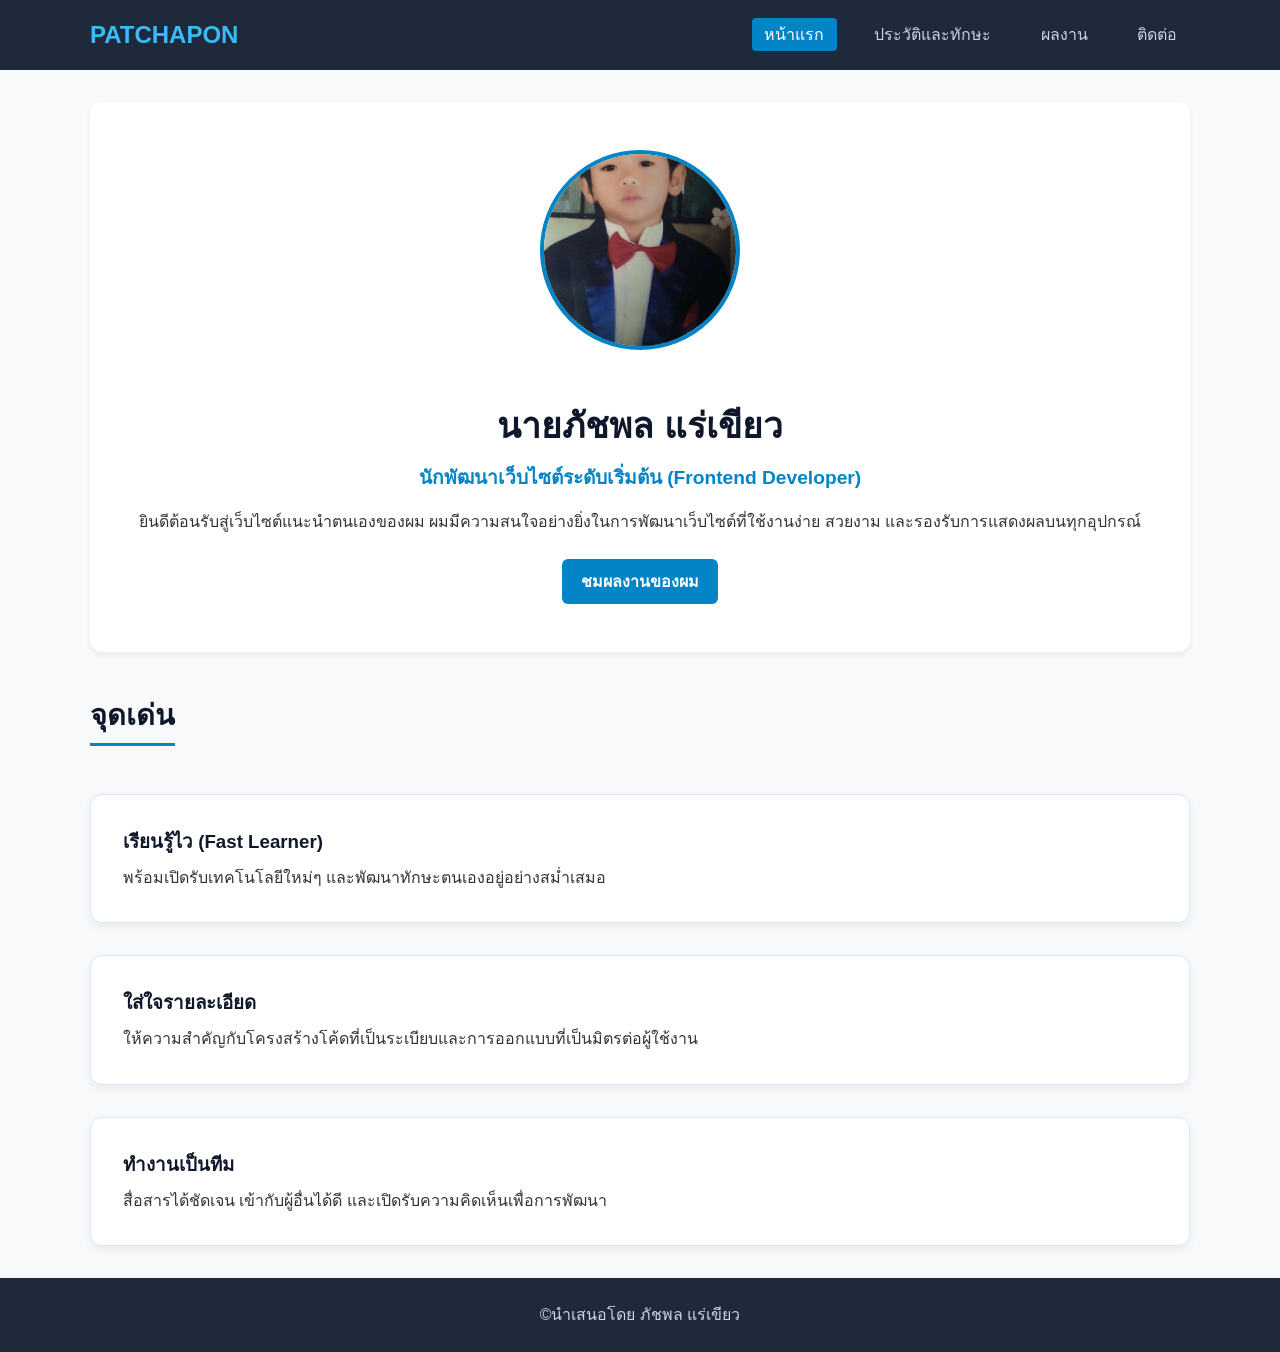
<file: index.html>
<!DOCTYPE html>
<html lang="th">
<head>
    <meta charset="UTF-8">
    <meta name="viewport" content="width=device-width, initial-scale=1.0">
    <title>patchapon</title>
    <link rel="stylesheet" href="style.css">
</head>
<body>

    <header>
        <div class="nav-container">
            <div class="logo">PATCHAPON</div>
            <nav>
                <ul>
                    <li><a href="index.html" class="active">หน้าแรก</a></li>
                    <li><a href="about.html">ประวัติและทักษะ</a></li>
                    <li><a href="portfolio.html">ผลงาน</a></li>
                    <li><a href="contact.html">ติดต่อ</a></li>
                </ul>
            </nav>
        </div>
    </header>

    <main class="contain-1">
        <section class="hero">
            <img src="images/me.jpg" alt="" class="hero-img">
            <div class="hero-text">
                <h1>นายภัชพล แร่เขียว</h1>
                <h2>นักพัฒนาเว็บไซต์ระดับเริ่มต้น (Frontend Developer)</h2>
                <p>ยินดีต้อนรับสู่เว็บไซต์แนะนำตนเองของผม ผมมีความสนใจอย่างยิ่งในการพัฒนาเว็บไซต์ที่ใช้งานง่าย สวยงาม และรองรับการแสดงผลบนทุกอุปกรณ์</p>
                <a href="portfolio.html" class="btn">ชมผลงานของผม</a>
            </div>
        </section>

        <section class="section-margin">
            <h2 class="section-title">จุดเด่น</h2>
            <div class="grid-container1">
                <article class="card">
                    <h3>เรียนรู้ไว (Fast Learner)</h3>
                    <p>พร้อมเปิดรับเทคโนโลยีใหม่ๆ และพัฒนาทักษะตนเองอยู่อย่างสม่ำเสมอ</p>
                </article>
                <article class="card">
                    <h3>ใส่ใจรายละเอียด</h3>
                    <p>ให้ความสำคัญกับโครงสร้างโค้ดที่เป็นระเบียบและการออกแบบที่เป็นมิตรต่อผู้ใช้งาน</p>
                </article>
                <article class="card">
                    <h3>ทำงานเป็นทีม</h3>
                    <p>สื่อสารได้ชัดเจน เข้ากับผู้อื่นได้ดี และเปิดรับความคิดเห็นเพื่อการพัฒนา</p>
                </article>
            </div>
        </section>
    </main>

    <footer>
        <p>&copy;นําเสนอโดย ภัชพล แร่เขียว</p>
    </footer>

</body>
</html>
</file>
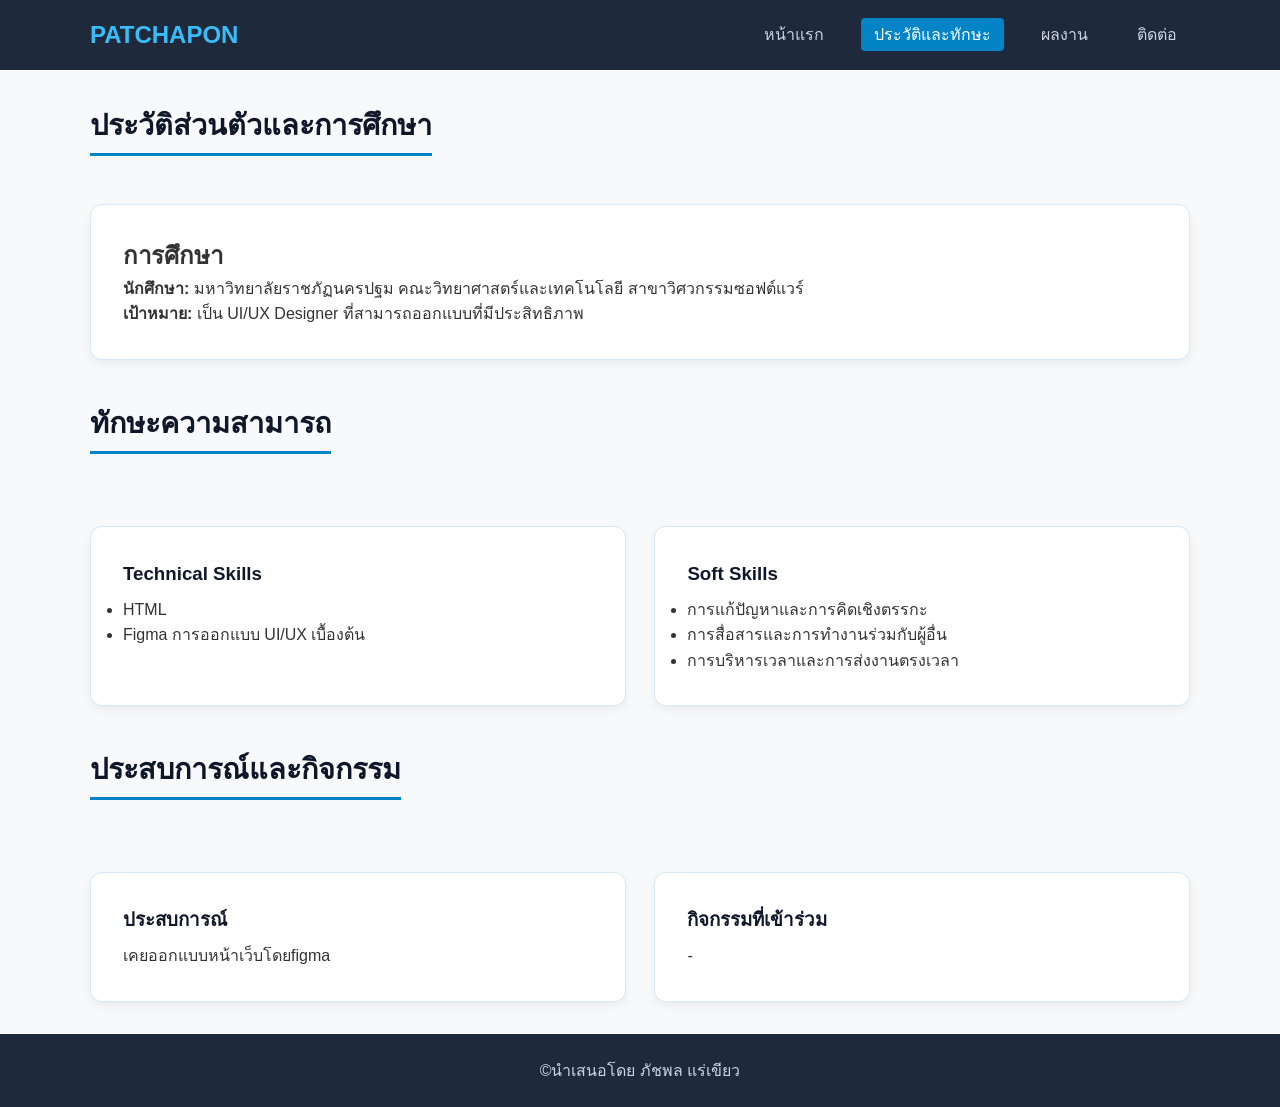
<file: about.html>
<!DOCTYPE html>
<html lang="th">
<head>
    <meta charset="UTF-8">
    <meta name="viewport" content="width=device-width, initial-scale=1.0">
    <title>patchapon</title>
    <link rel="stylesheet" href="style.css">
</head>
<body>

    <header>
        <div class="nav-container">
            <div class="logo">PATCHAPON</div>
            <nav>
                <ul>
                    <li><a href="index.html">หน้าแรก</a></li>
                    <li><a href="about.html" class="active">ประวัติและทักษะ</a></li>
                    <li><a href="portfolio.html">ผลงาน</a></li>
                    <li><a href="contact.html">ติดต่อ</a></li>
                </ul>
            </nav>
        </div>
    </header>

    <main>
        <section>
            <h1 class="section-title">ประวัติส่วนตัวและการศึกษา</h1>
            <article class="card">
                <h2>การศึกษา</h2>
                <p><strong>นักศึกษา:</strong> มหาวิทยาลัยราชภัฏนครปฐม คณะวิทยาศาสตร์และเทคโนโลยี สาขาวิศวกรรมซอฟต์แวร์</p>
                <p><strong>เป้าหมาย:</strong> เป็น UI/UX Designer ที่สามารถออกแบบที่มีประสิทธิภาพ</p>
            </article>
        </section>

        <section class="section-margin">
            <h2 class="section-title">ทักษะความสามารถ</h2>
            <div class="grid-container">
                <article class="card">
                    <h3>Technical Skills</h3>
                    <ul>
                        <li>HTML </li>
                        <li>Figma การออกแบบ UI/UX เบื้องต้น</li>
                    </ul>
                </article>
                <article class="card">
                    <h3>Soft Skills</h3>
                    <ul>
                        <li>การแก้ปัญหาและการคิดเชิงตรรกะ</li>
                        <li>การสื่อสารและการทำงานร่วมกับผู้อื่น</li>
                        <li>การบริหารเวลาและการส่งงานตรงเวลา</li>
                    </ul>
                </article>
            </div>
        </section>

        <section class="section-margin">
            <h2 class="section-title">ประสบการณ์และกิจกรรม</h2>
            <div class="grid-container">
                <article class="card">
                    <h3>ประสบการณ์</h3>
                    <p>เคยออกแบบหน้าเว็บโดยfigma</p>
                </article>
                <article class="card">
                    <h3>กิจกรรมที่เข้าร่วม</h3>
                    <p>-</p>
                </article>
            </div>
        </section>
    </main>

    <footer>
        <p>&copy;นําเสนอโดย ภัชพล แร่เขียว</p>
    </footer>

</body>
</html>
</file>
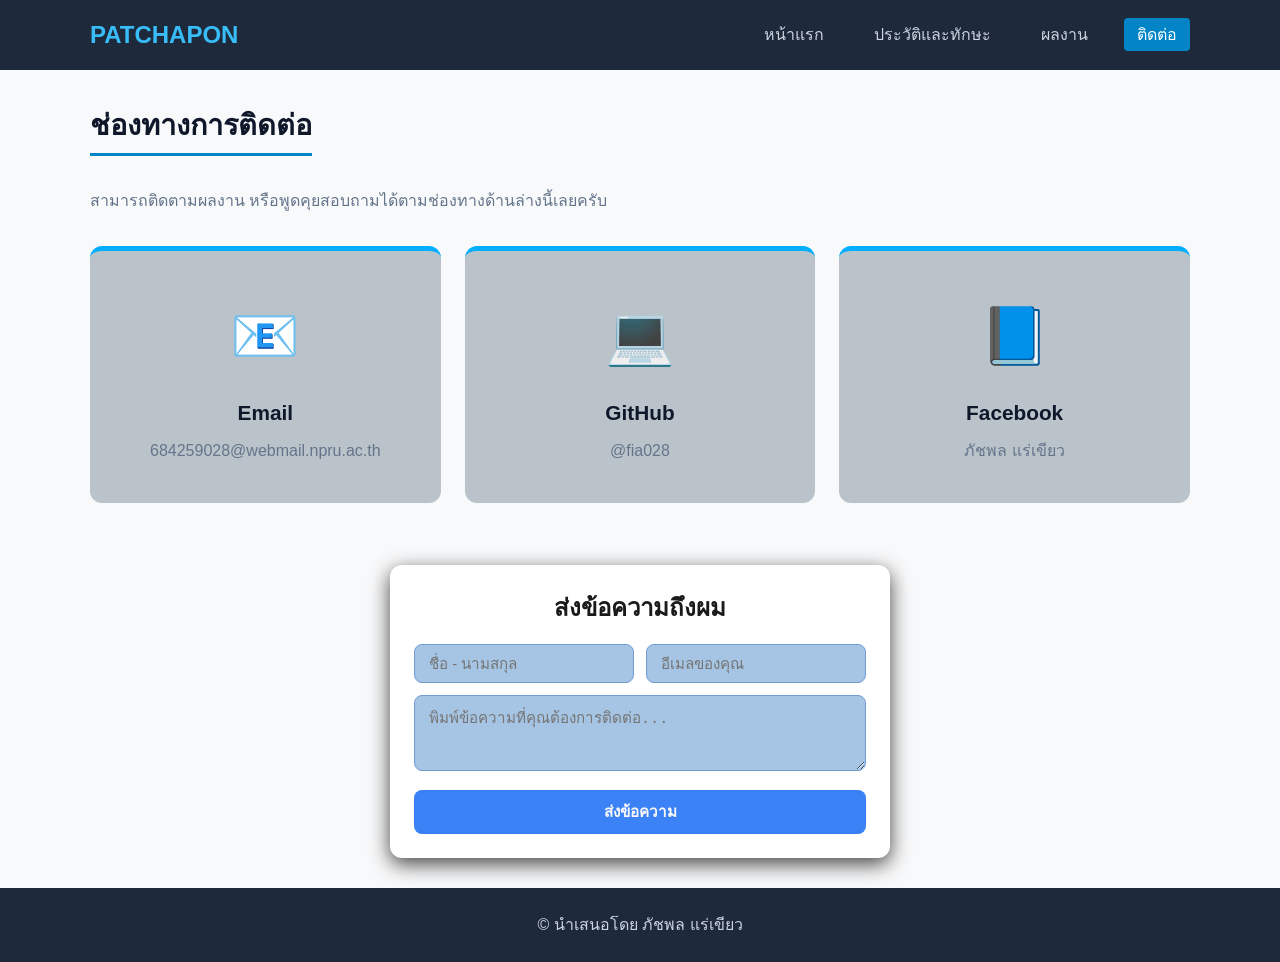
<file: contact.html>
<!DOCTYPE html>
<html lang="th">

<head>
    <meta charset="UTF-8">
    <meta name="viewport" content="width=device-width, initial-scale=1.0">
    <title>patchapon</title>
    <link rel="stylesheet" href="style.css">
</head>

<body>

    <header>
        <div class="nav-container">
            <div class="logo">PATCHAPON</div>
            <nav>
                <ul>
                    <li><a href="index.html">หน้าแรก</a></li>
                    <li><a href="about.html">ประวัติและทักษะ</a></li>
                    <li><a href="portfolio.html">ผลงาน</a></li>
                    <li><a href="contact.html" class="active">ติดต่อ</a></li>
                </ul>
            </nav>
        </div>
    </header>

    <main>
        <h1 class="section-title">ช่องทางการติดต่อ</h1>
        <p style="margin-top: 1rem; color: #64748b;">สามารถติดตามผลงาน หรือพูดคุยสอบถามได้ตามช่องทางด้านล่างนี้เลยครับ
        </p>

        <div class="social-grid">
            <!-- การ์ดอีเมล -->
            <a href="mailto:684259028@webmail.npru.ac.th" class="social-card email">
                <div class="icon">📧</div>
                <h3>Email</h3>
                <p>684259028@webmail.npru.ac.th</p>
            </a>

            <!-- การ์ด GitHub -->
            <a href="https://github.com/fia028" target="_blank" class="social-card github">
                <div class="icon">💻</div>
                <h3>GitHub</h3>
                <p>@fia028</p>
            </a>

            <!-- การ์ด Facebook -->
            <a href="https://www.facebook.com/?locale=th_TH" target="_blank" class="social-card facebook">
                <div class="icon">📘</div>
                <h3>Facebook</h3>
                <p>ภัชพล แร่เขียว</p>
            </a>
        </div>
    </main>

    <!-- เพิ่มส่วนแบบฟอร์มติดต่อ (Contact Form) -->
    <div class="contact-form-container">
        <h2>ส่งข้อความถึงผม</h2>
        <form action="#" method="POST">
            <div class="form-grid">
                <div class="form-group">
                    <input type="text" id="name" name="name" placeholder="ชื่อ - นามสกุล" required>
                </div>
                <div class="form-group">
                    <input type="email" id="email" name="email" placeholder="อีเมลของคุณ" required>
                </div>
                <div class="form-group full-width">
                    <textarea id="message" name="message" rows="3" placeholder="พิมพ์ข้อความที่คุณต้องการติดต่อ..."
                        required></textarea>
                </div>
            </div>
            <button type="submit" class="submit-btn">ส่งข้อความ</button>
        </form>
    </div>

    <footer>
        <p>&copy; นำเสนอโดย ภัชพล แร่เขียว</p>
    </footer>

</body>

</html>
</file>
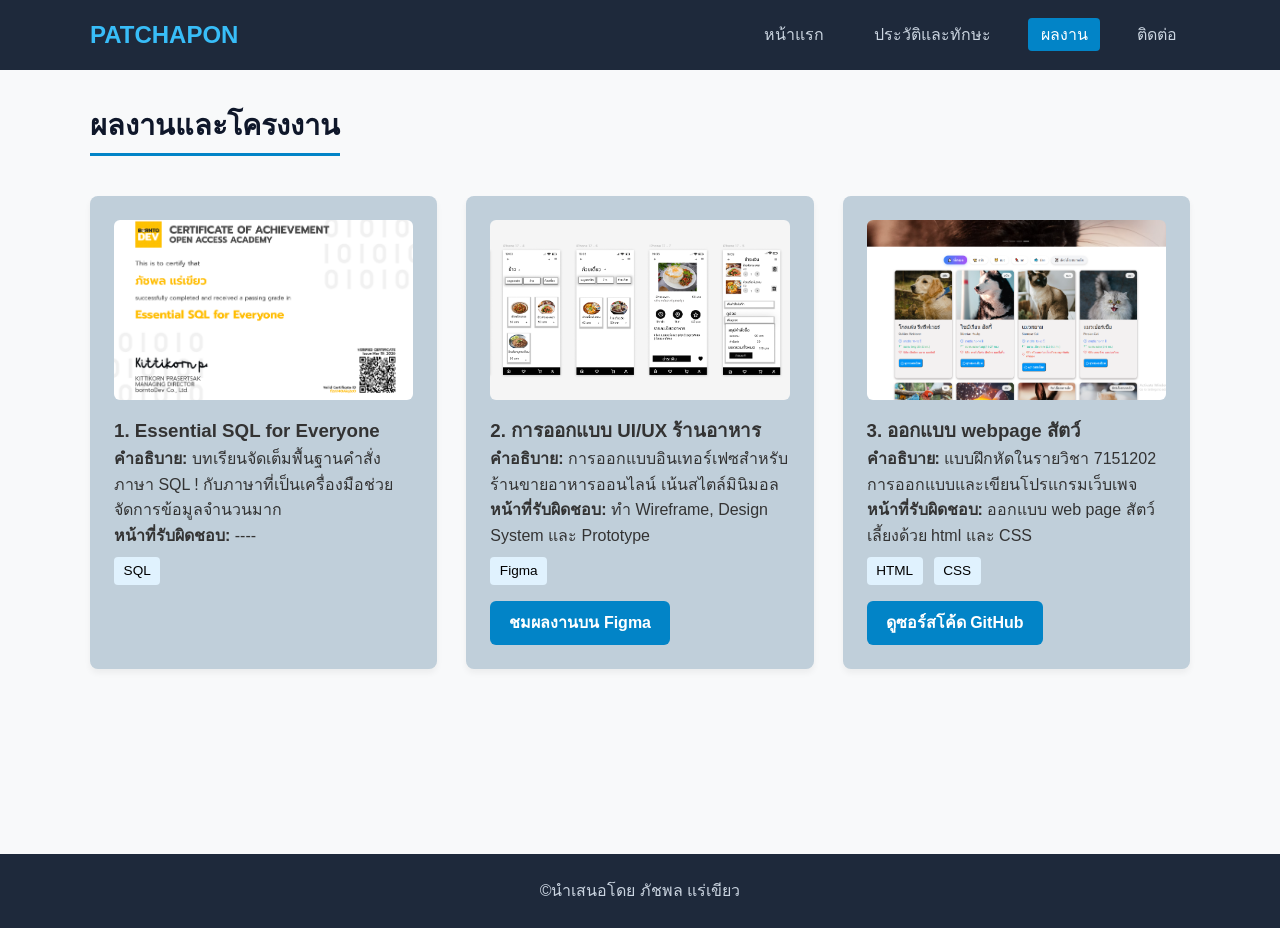
<file: portfolio.html>
<!DOCTYPE html>
<html lang="th">
<head>
    <meta charset="UTF-8">
    <meta name="viewport" content="width=device-width, initial-scale=1.0">
    <title>Portfolio</title>
    <link rel="stylesheet" href="style.css">
</head>
<body>

    <header>
        <div class="nav-container">
            <div class="logo">PATCHAPON</div>
            <nav>
                <ul>
                    <li><a href="index.html">หน้าแรก</a></li>
                    <li><a href="about.html">ประวัติและทักษะ</a></li>
                    <li><a href="portfolio.html" class="active">ผลงาน</a></li>
                    <li><a href="contact.html">ติดต่อ</a></li>
                </ul>
            </nav>
        </div>
    </header>

    <main class="contain">
        <h1 class="section-title">ผลงานและโครงงาน</h1>

        <div class="grid-container">
            <!-- ผลงานที่ 1 -->
            <article class="card-work">
                <img src="images/web to born.png" alt="" class="card-img">
                <h3>1. Essential SQL for Everyone</h3>
                <p><strong>คำอธิบาย:</strong> บทเรียนจัดเต็มพื้นฐานคำสั่งภาษา SQL  ! กับภาษาที่เป็นเครื่องมือช่วยจัดการข้อมูลจำนวนมาก</p>
                <p><strong>หน้าที่รับผิดชอบ:</strong>   ----   </p>
                <div>
                    <span class="tech-tag">SQL</span>
                </div>
                <div class="btn-wrapper">
                </div>
            </article>

            <!-- ผลงานที่ 2 -->
            <article class="card-work">
                <img src="images/food shop.png" alt="" class="card-img">
                <h3>2. การออกแบบ UI/UX ร้านอาหาร</h3>
                <p><strong>คำอธิบาย:</strong> การออกแบบอินเทอร์เฟซสำหรับร้านขายอาหารออนไลน์ เน้นสไตล์มินิมอล</p>
                <p><strong>หน้าที่รับผิดชอบ:</strong> ทำ Wireframe, Design System และ Prototype</p>
                <div>
                    <span class="tech-tag">Figma</span>
                </div>
                <div class="btn-wrapper">
                    <a href="https://figma.com" target="_blank" class="btn">ชมผลงานบน Figma</a>
                </div>
            </article>

            <!-- ผลงานที่ 3 -->
            <article class="card-work">
                <img src="images/Screenshot 2026-10-11 120718.png" alt="" class="card-img">
                <h3>3. ออกแบบ webpage สัตว์</h3>
                <p><strong>คำอธิบาย:</strong> แบบฝึกหัดในรายวิชา 7151202 การออกแบบและเขียนโปรแกรมเว็บเพจ</p>
                <p><strong>หน้าที่รับผิดชอบ:</strong> ออกแบบ web page สัตว์เลี้ยงด้วย html และ CSS </p>
                <div>
                    <span class="tech-tag">HTML </span>
                    <span class="tech-tag">CSS </span>
                </div>
                <div class="btn-wrapper">
                    <a href="https://github.com" target="_blank" class="btn">ดูซอร์สโค้ด GitHub</a>
                </div>
            </article>
        </div>
    </main>

    <footer>
        <p>&copy;นําเสนอโดย ภัชพล แร่เขียว</p>
    </footer>

</body>
</html>
</file>
<file: style.css>
/* ==========================================================================
   1. BASE & RESET STYLES (ตั้งค่าพื้นฐานของเว็บไซต์)
   ========================================================================== */
* {
  margin: 0;
  padding: 0;
  box-sizing: border-box;
}

body {
  font-family: "Segoe UI", Tahoma, Geneva, Verdana, sans-serif;
  line-height: 1.6;
  color: #333333;
  background-color: #f8f9fa;
  display: flex;
  flex-direction: column;
  min-height: 70vh;
  /* ดัน Footer ให้อยู่ล่างสุดเสมอ */
}

/* พื้นที่จัดวางเนื้อหาหลักกลางหน้าจอ */
main {
  flex: 1;
  max-width: 1100px;
  width: 90%;
  margin: 2rem auto;
}

/* ==========================================================================
2. HEADER & NAVIGATION (แถบเมนูด้านบน)
   ========================================================================== */
header {
  background-color: #1e293b;
  color: #ffffff;
  padding: 1rem 0;
  position: sticky;
  top: 0;
  z-index: 10;
}

.contain {
  min-height: 80vh;
}

.nav-container {
  max-width: 1100px;
  width: 90%;
  margin: 0 auto;
  display: flex;
  justify-content: space-between;
  align-items: center;
}

.logo {
  font-size: 1.5rem;
  font-weight: bold;
  color: #38bdf8;
}

nav ul {
  display: flex;
  list-style: none;
  gap: 1.5rem;
}

nav a {
  color: #cbd5e1;
  text-decoration: none;
  font-weight: 500;
  padding: 0.5rem 0.8rem;
  border-radius: 4px;
  transition: all 0.3s ease;
}

/* สถานะเมื่อเอาเมาส์ไปชี้เมนู */
nav a:hover {
  color: #ffffff;
  background-color: #334155;
}

nav a.active {
  color: #ffffff;
  background-color: #0284c7;
}

/* ==========================================================================
   3. REUSABLE COMPONENTS (ชิ้นส่วนที่ใช้ซ้ำได้หลายๆ หน้า)
   ========================================================================== */
/* สไตล์ปุ่มกด */
.btn {
  display: inline-block;
  padding: 0.6rem 1.2rem;
  background-color: #0284c7;
  color: #ffffff;
  text-decoration: none;
  border-radius: 6px;
  cursor: pointer;
  font-weight: 600;
  transition: background-color 0.3s ease;
}

.btn:hover {
  background-color: #01080c;
}

.btn-wrapper {
  margin-top: 1rem;
}

/* สไตล์หัวข้อประจำส่วน (Section Titles) */
.section-title {
  font-size: 1.8rem;
  color: #0f172a;
  margin-bottom: 1rem;
  border-bottom: 3px solid #0284c7;
  display: inline-block;
  padding-bottom: 0.3rem;
}

.section-margin {
  margin-top: 2.5rem;
}

/* หน้าทักษะและผลงาน */
.grid-container {
  display: grid;
  grid-template-columns: repeat(auto-fit, minmax(220px, 3fr));
  gap: 1.8rem;
  margin-top: 1.5rem;
}

.grid-container1 {
grid-template-columns: repeat(3, 1fr);
}


.card {
    min-height: 100px;
    background-color: #ffffff;
    border: 1px solid #d8e8f6;
    border-radius: 12px;
    padding: 2rem; /* ใช้ตัวนี้ตัวเดียวเพื่อควบคุมทุกด้านให้เท่ากัน */
    display: flex;
    flex-direction: column;
    box-shadow: 0 4px 10px rgba(0, 0, 0, 0.06);
    transition: transform 0.3s ease, box-shadow 0.3s ease;
    margin-top: 2rem;
}

.card-work {
  background-color: #c0cfda;
  border-radius: 8px;
  overflow: hidden;
  box-shadow: 0 4px 6px rgba(0, 0, 0, 0.05);
  padding: 1.5rem;
  display: flex;
  flex-direction: column;

  transition:
    transform 0.3s ease,
    box-shadow 0.3s ease;
}

.card-work:hover {
  transform: translateY(-10px);
  box-shadow: 0 12px 24px rgba(0, 0, 0, 0.15);
  cursor: pointer;
}

.card-img {
  width: 100%;
  height: 180px;
  object-fit: cover;
  border-radius: 6px;
  margin-bottom: 1rem;
}

.card h3 {
  margin-bottom: 0.5rem;
  color: #0f172a;
}

/* ป้ายบอกเทคโนโลยีที่ใช้ (Tech Tags) */
.tech-tag {
  display: inline-block;
  background-color: #e0f2fe;
  color: #000000;
  font-size: 0.85rem;
  padding: 0.2rem 0.6rem;
  border-radius: 4px;
  margin-right: 0.4rem;
  margin-top: 0.5rem;
}

/* ==========================================================================
   4. HOME PAGE STYLES (สไตล์เฉพาะหน้าแรก - index.html)
   ========================================================================== */
.hero {
  display: flex;
  align-items: center;
  gap: 3rem;
  background-color: #ffffff;
  padding: 3rem;
  border-radius: 12px;
  box-shadow: 0 4px 6px rgba(0, 0, 0, 0.05);
  align-items: center;
  text-align: center;
  flex-direction: column;
}

.hero-img {
  width: 200px;
  height: 200px;
  border-radius: 50%;
  object-fit: cover;
  border: 4px solid #0284c7;
}

.hero-text h1 {
  font-size: 2.2rem;
  color: #0f172a;
  margin-bottom: 0.5rem;
}

.hero-text h2 {
  font-size: 1.2rem;
  color: #0284c7;
  margin-bottom: 1rem;
}

.hero-text p {
  margin-bottom: 1.5rem;
}

/* ==========================================================================
   5. CONTACT PAGE STYLES (สไตล์เฉพาะหน้าติดต่อ - contact.html)
   ========================================================================== */

/* ==========================================================================
   5. CONTACT PAGE STYLES (สไตล์เฉพาะหน้าติดต่อ แบบการ์ดโซเชียล)
   ========================================================================== */
.social-grid {
  display: grid;
  grid-template-columns: repeat(auto-fit, minmax(220px, 1fr));
  gap: 1.5rem;
  margin-top: 2rem;
}

.social-card {
  background-color: #b9c3c9;
  border-radius: 12px;
  padding: 2.5rem 1rem;
  text-align: center;
  text-decoration: none;
  transition:
    transform 0.3s ease,
    box-shadow 0.3s ease,
    border-color 0.3s ease;
  border-top: 5px solid #00aeff;
}

.social-card:hover {
  transform: translateY(-8px);
}

/* สีขอบด้านบน */
.social-card.email:hover {
  border-color: #ea4335;
}

.social-card.github:hover {
  border-color: #ff7b00;
}

.social-card.facebook:hover {
  border-color: #5eff02;
}

.social-card .icon {
  font-size: 3.5rem;
  margin-bottom: 1rem;
}

.social-card h3 {
  font-size: 1.3rem;
  color: #0f172a;
  margin-bottom: 0.5rem;
}

.social-card p {
  color: #64748b;
  font-size: 1rem;
}

/* ==========================================================================
                             แบบฟอร์ม
========================================================================== */

.contact-form-container {
  max-width: 500px;
  margin: 30px auto;
  padding: 24px;
  background-color: #ffffff;
  border-radius: 12px;
  box-shadow: 0 6px 20px rgba(65, 63, 63, 0.979);
}

.contact-form-container h2 {
  margin-bottom: 16px;
  color: #1a1a1a;
  font-size: 1.5rem;
  text-align: center;
  font-weight: 600;
}

.form-grid {
  display: grid;
  gap: 12px;
  margin-bottom: 12px;
}

/* ช่องข้อความให้กินพื้นที่ยาวเต็ม 2 คอลัมน์ */
.form-group.full-width {
  grid-column: span 2;
}

.form-group input,
.form-group textarea {
  width: 100%;
  padding: 10px 14px;
  border: 1.5px solid #709bd3;
  border-radius: 8px;
  font-size: 0.95rem;
  color: #2d3748;
  background-color: #a6c5e4;
  transition: all 0.2s ease;
  box-sizing: border-box;
}

.form-group input:focus {
  outline: none;
  border-color: #3b82f6;
  background-color: #ffffff;
  box-shadow: 0 0 0 3px rgba(59, 130, 246, 0.15);
}

/* ปุ่มส่งข้อความ */
.submit-btn {
  width: 100%;
  padding: 10px;
  background-color: #3b82f6;
  color: #fcf9f9;
  border: none;
  border-radius: 8px;
  font-size: 0.95rem;
  font-weight: 600;
  cursor: pointer;
  transition: background-color 0.2s ease;
}

.submit-btn:hover {
  background-color: #2563eb;
}

/* Responsive */
@media (max-width: 768px) {
  .nav-container,
  .hero {
    flex-direction: column;
    text-align: center;
  }

  nav ul {
    flex-wrap: wrap;
    justify-content: center;
    gap: 0.5rem;
  }

  .hero {
    padding: 1.5rem;
  }

  .hero-img {
    width: 180px;
    height: 180px;
  }

  .grid-container,
  .social-grid {
    grid-template-columns: repeat(auto-fit, minmax(min(100%, 250px), 3fr));
  }
}

@media (max-width: 480px) {
  main {
    width: 94%;
  }

  .hero-img {
    width: 150px;
    height: 150px;
  }

  .hero-text h1 {
    font-size: 1.5rem;
  }

  .grid-container,
  .social-grid {
    grid-template-columns: 1fr;
  }

  .contact-form-container {
    width: 100%;
    padding: 1rem;
  }
}

/* ==========================================================================
   6. FOOTER STYLES (ส่วนท้ายเว็บไซต์ - ใช้ร่วมกันทุกหน้า)
   ========================================================================== */
footer {
  background-color: #1e293b;
  color: #cbd5e1;
  text-align: center;
  padding: 1.5rem 0;
  margin-top: auto;
}
</file>
